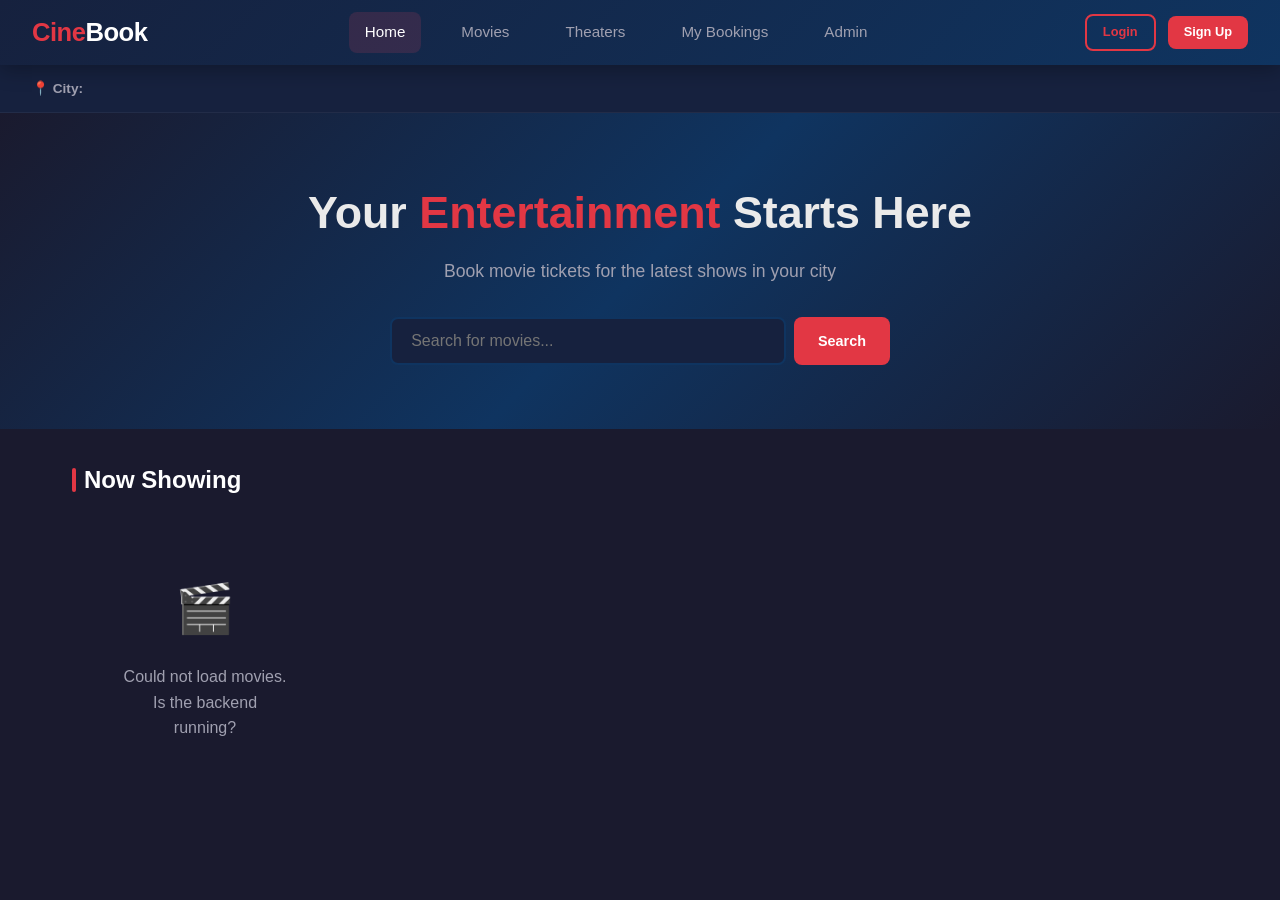
<file: UI/UI/index.html>
<!doctype html>
<html lang="en">
  <head>
    <meta charset="UTF-8" />
    <meta name="viewport" content="width=device-width, initial-scale=1.0" />
    <title>CineBook</title>
    <link rel="stylesheet" href="css/style.css" />
  </head>
  <body>
    <!-- NAVBAR -->
    <nav class="navbar">
      <a href="index.html" class="logo">Cine<span>Book</span></a>
      <div class="nav-links">
        <a href="index.html" class="active">Home</a>
        <a href="pages/movies.html">Movies</a>
        <a href="pages/theaters.html">Theaters</a>
        <a href="pages/bookings.html">My Bookings</a>
        <a href="pages/admin.html">Admin</a>
      </div>
      <div class="nav-user" id="nav-user"></div>
    </nav>

    <!-- CITY BAR -->
    <div class="city-bar" id="city-bar">
      <span
        style="color: var(--text-muted); font-size: 0.85rem; font-weight: 600"
        >📍 City:</span
      >
    </div>

    <!-- HERO -->
    <section class="hero">
      <h1>Your <span>Entertainment</span> Starts Here</h1>
      <p>Book movie tickets for the latest shows in your city</p>
      <div class="search-bar">
        <input
          type="text"
          id="search-input"
          placeholder="Search for movies..."
          oninput="searchMovies()"
        />
        <button class="btn btn-primary" onclick="searchMovies()">Search</button>
      </div>
    </section>

    <!-- MOVIES SECTION -->
    <div class="container">
      <h2 class="section-title">Now Showing</h2>
      <div class="grid grid-4" id="movies-grid"></div>
    </div>

    <script src="js/api.js"></script>
    <script src="js/utils.js"></script>
    <script>
      let allMovies = [];

      async function loadCities() {
        try {
          const cities = await CityAPI.getAll();
          const bar = document.getElementById("city-bar");
          cities.forEach((city, i) => {
            const chip = document.createElement("button");
            chip.className = "city-chip" + (i === 0 ? " active" : "");
            chip.textContent = city.name;
            chip.onclick = () => {
              document
                .querySelectorAll(".city-chip")
                .forEach((c) => c.classList.remove("active"));
              chip.classList.add("active");
              showToast(`City: ${city.name}`, "info");
            };
            bar.appendChild(chip);
          });
        } catch (e) {
          console.log("No cities loaded yet");
        }
      }

      async function loadMovies() {
        showLoading("movies-grid");
        try {
          allMovies = await MovieAPI.getAll();
          renderMovies(allMovies);
        } catch (e) {
          showEmpty(
            "movies-grid",
            "Could not load movies. Is the backend running?",
          );
        }
      }

      function renderMovies(movies) {
        const grid = document.getElementById("movies-grid");
        if (movies.length === 0) {
          showEmpty("movies-grid", "No movies found");
          return;
        }
        grid.innerHTML = movies
          .map(
            (m) => `
                <a href="pages/movie-detail.html?id=${m.id}" class="card">
                    <div class="card-img" style="display:flex;align-items:center;justify-content:center;font-size:4rem;background:linear-gradient(135deg, #1a1a2e, #16213e);">
                        <img src="${m.posterUrl || "assets/default-movie.png"}" alt="${m.title}" style="max-width:100%; max-height:100%; border-radius:4px;" />
                    </div>
                    <div class="card-body">
                        <h3>${m.title}</h3>
                        <p>${m.description || ""}</p>
                        <div style="margin-top:0.5rem; display:flex; gap:0.4rem; flex-wrap:wrap;">
                            ${m.genre ? `<span class="badge badge-genre">${m.genre}</span>` : ""}
                            ${m.language ? `<span class="badge badge-lang">${m.language}</span>` : ""}
                            ${m.rating ? `<span class="badge badge-rating">⭐ ${m.rating}</span>` : ""}
                        </div>
                    </div>
                    <div class="card-footer">
                        <span style="font-size:0.8rem;color:var(--text-muted);">${m.durationMinutes ? m.durationMinutes + " min" : ""}</span>
                        <span class="btn btn-sm btn-primary">Book Now</span>
                    </div>
                </a>
            `,
          )
          .join("");
      }

      function searchMovies() {
        const q = document
          .getElementById("search-input")
          .value.toLowerCase()
          .trim();
        if (!q) {
          renderMovies(allMovies);
          return;
        }
        const filtered = allMovies.filter(
          (m) =>
            m.title.toLowerCase().includes(q) ||
            (m.genre && m.genre.toLowerCase().includes(q)) ||
            (m.language && m.language.toLowerCase().includes(q)),
        );
        renderMovies(filtered);
      }

      loadCities();
      loadMovies();
    </script>
  </body>
</html>
</file>
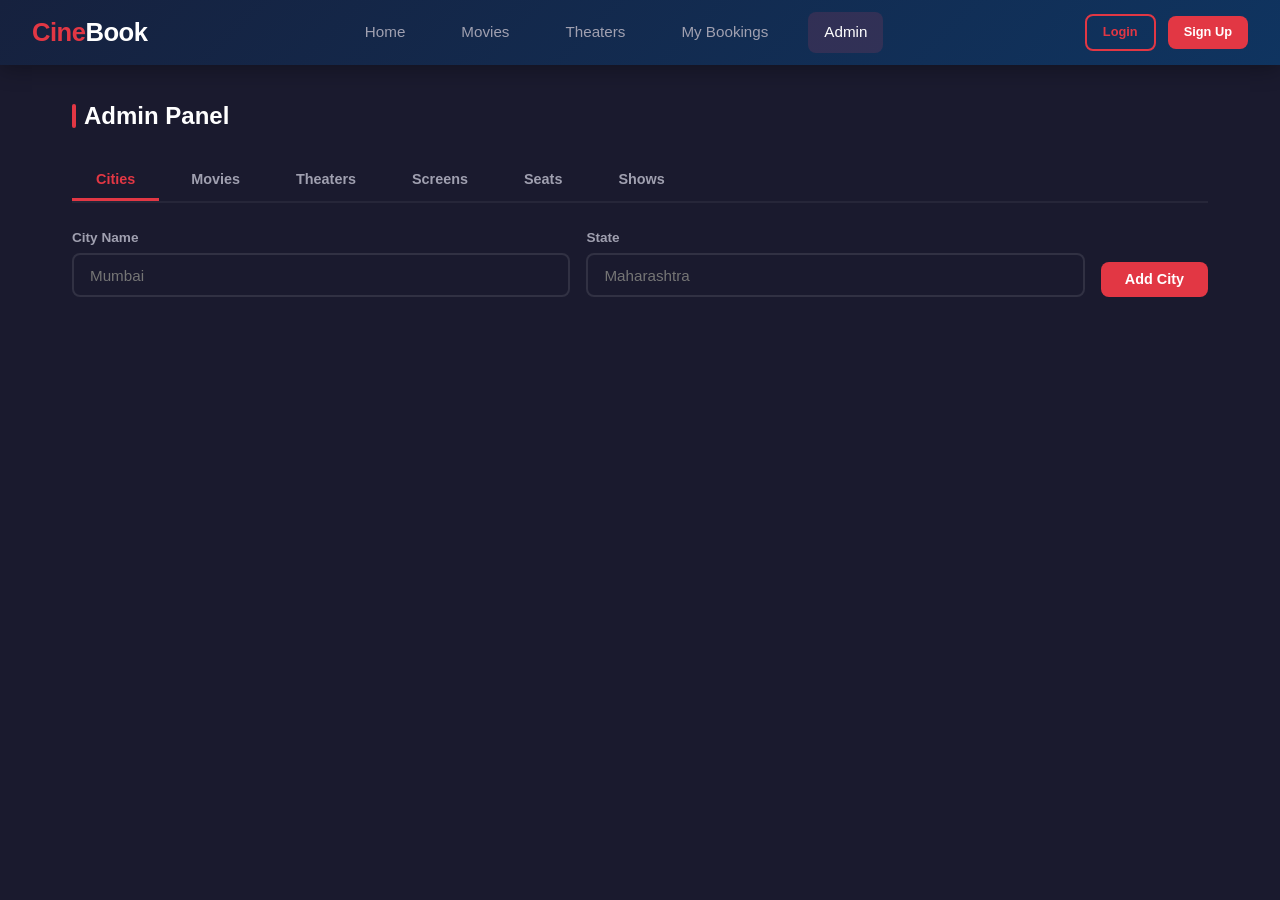
<file: UI/UI/pages/admin.html>
<!DOCTYPE html>
<html lang="en">
<head>
    <meta charset="UTF-8">
    <meta name="viewport" content="width=device-width, initial-scale=1.0">
    <title>Admin - CineBook</title>
    <link rel="stylesheet" href="../css/style.css">
</head>
<body>

    <nav class="navbar">
        <a href="../index.html" class="logo">Cine<span>Book</span></a>
        <div class="nav-links">
            <a href="../index.html">Home</a>
            <a href="movies.html">Movies</a>
            <a href="theaters.html">Theaters</a>
            <a href="bookings.html">My Bookings</a>
            <a href="admin.html" class="active">Admin</a>
        </div>
        <div class="nav-user" id="nav-user"></div>
    </nav>

    <div class="container">
        <h2 class="section-title">Admin Panel</h2>

        <!-- TABS -->
        <div class="tabs">
            <button class="tab active" onclick="switchTab('cities', this)">Cities</button>
            <button class="tab" onclick="switchTab('movies', this)">Movies</button>
            <button class="tab" onclick="switchTab('theaters', this)">Theaters</button>
            <button class="tab" onclick="switchTab('screens', this)">Screens</button>
            <button class="tab" onclick="switchTab('seats', this)">Seats</button>
            <button class="tab" onclick="switchTab('shows', this)">Shows</button>
        </div>

        <!-- ===== CITIES TAB ===== -->
        <div id="tab-cities" class="tab-content">
            <div style="display:flex; gap:1rem; margin-bottom:1.5rem; flex-wrap:wrap; align-items:flex-end;">
                <div class="form-group" style="flex:1;min-width:150px;margin:0;">
                    <label>City Name</label>
                    <input type="text" id="city-name" placeholder="Mumbai">
                </div>
                <div class="form-group" style="flex:1;min-width:150px;margin:0;">
                    <label>State</label>
                    <input type="text" id="city-state" placeholder="Maharashtra">
                </div>
                <button class="btn btn-primary" onclick="addCity()">Add City</button>
            </div>
            <div id="cities-table"></div>
        </div>

        <!-- ===== MOVIES TAB ===== -->
        <div id="tab-movies" class="tab-content" style="display:none;">
            <div style="display:flex; gap:1rem; margin-bottom:1.5rem; flex-wrap:wrap; align-items:flex-end;">
                <div class="form-group" style="flex:1;min-width:150px;margin:0;">
                    <label>Title</label>
                    <input type="text" id="movie-title" placeholder="Movie title">
                </div>
                <div class="form-group" style="flex:1;min-width:150px;margin:0;">
                    <label>Genre</label>
                    <input type="text" id="movie-genre" placeholder="Action">
                </div>
                <div class="form-group" style="flex:1;min-width:100px;margin:0;">
                    <label>Language</label>
                    <input type="text" id="movie-language" placeholder="Hindi">
                </div>
                <div class="form-group" style="flex:1;min-width:80px;margin:0;">
                    <label>Duration (min)</label>
                    <input type="number" id="movie-duration" placeholder="150">
                </div>
                <div class="form-group" style="flex:1;min-width:80px;margin:0;">
                    <label>Rating</label>
                    <input type="number" step="0.1" id="movie-rating" placeholder="8.5">
                </div>
                <div class="form-group" style="flex:1;min-width:120px;margin:0;">
                    <label>Release Date</label>
                    <input type="date" id="movie-release">
                </div>
            </div>

            <!-- Movie Poster URL -->
            <div class="form-group" style="margin-bottom:1rem;">
                <label>Poster Image URL</label>
                <input type="url" id="movie-poster"
                       placeholder="Paste direct movie poster image URL">
            </div>

            <!-- Movie Description -->
            <div class="form-group" style="margin-bottom:1rem;">
                <label>Description</label>
                <input type="text" id="movie-desc" placeholder="Short description">
            </div>
            <button class="btn btn-primary" onclick="addMovie()" style="margin-bottom:1.5rem;">Add Movie</button>
            <div id="movies-table"></div>
        </div>

        <!-- ===== THEATERS TAB ===== -->
        <div id="tab-theaters" class="tab-content" style="display:none;">
            <div style="display:flex; gap:1rem; margin-bottom:1.5rem; flex-wrap:wrap; align-items:flex-end;">
                <div class="form-group" style="flex:1;min-width:150px;margin:0;">
                    <label>Theater Name</label>
                    <input type="text" id="theater-name" placeholder="PVR Cinemas">
                </div>
                <div class="form-group" style="flex:1;min-width:150px;margin:0;">
                    <label>Address</label>
                    <input type="text" id="theater-address" placeholder="Mall Road">
                </div>
                <div class="form-group" style="flex:1;min-width:120px;margin:0;">
                    <label>City</label>
                    <select id="theater-city"></select>
                </div>
                <button class="btn btn-primary" onclick="addTheater()">Add Theater</button>
            </div>
            <div id="theaters-table"></div>
        </div>

        <!-- ===== SCREENS TAB ===== -->
        <div id="tab-screens" class="tab-content" style="display:none;">
            <div style="display:flex; gap:1rem; margin-bottom:1.5rem; flex-wrap:wrap; align-items:flex-end;">
                <div class="form-group" style="flex:1;min-width:150px;margin:0;">
                    <label>Screen Name</label>
                    <input type="text" id="screen-name" placeholder="Screen 1">
                </div>
                <div class="form-group" style="flex:1;min-width:100px;margin:0;">
                    <label>Total Seats</label>
                    <input type="number" id="screen-seats" placeholder="100">
                </div>
                <div class="form-group" style="flex:1;min-width:150px;margin:0;">
                    <label>Theater</label>
                    <select id="screen-theater"></select>
                </div>
                <button class="btn btn-primary" onclick="addScreen()">Add Screen</button>
            </div>
            <div id="screens-table"></div>
        </div>

        <!-- ===== SEATS TAB ===== -->
        <div id="tab-seats" class="tab-content" style="display:none;">
            <div style="display:flex; gap:1rem; margin-bottom:1rem; flex-wrap:wrap; align-items:flex-end;">
                <div class="form-group" style="flex:1;min-width:120px;margin:0;">
                    <label>Screen</label>
                    <select id="seat-screen" onchange="loadSeatsForScreen()"></select>
                </div>
                <div class="form-group" style="flex:1;min-width:80px;margin:0;">
                    <label>Row (e.g. A)</label>
                    <input type="text" id="seat-row" placeholder="A" maxlength="2">
                </div>
                <div class="form-group" style="flex:1;min-width:60px;margin:0;">
                    <label>From Col</label>
                    <input type="number" id="seat-col-from" placeholder="1" min="1">
                </div>
                <div class="form-group" style="flex:1;min-width:60px;margin:0;">
                    <label>To Col</label>
                    <input type="number" id="seat-col-to" placeholder="10" min="1">
                </div>
                <div class="form-group" style="flex:1;min-width:100px;margin:0;">
                    <label>Type</label>
                    <select id="seat-type">
                        <option value="REGULAR">REGULAR</option>
                        <option value="PREMIUM">PREMIUM</option>
                        <option value="VIP">VIP</option>
                    </select>
                </div>
                <button class="btn btn-primary" onclick="addSeats()">Add Seats</button>
            </div>
            <p style="color:var(--text-muted);font-size:0.8rem;margin-bottom:1rem;">💡 This will create seats from col "From" to col "To" for the given row (e.g. A1, A2...A10)</p>
            <div id="seats-table"></div>
        </div>

        <!-- ===== SHOWS TAB ===== -->
        <div id="tab-shows" class="tab-content" style="display:none;">
            <div style="display:flex; gap:1rem; margin-bottom:1.5rem; flex-wrap:wrap; align-items:flex-end;">
                <div class="form-group" style="flex:1;min-width:150px;margin:0;">
                    <label>Movie</label>
                    <select id="show-movie"></select>
                </div>
                <div class="form-group" style="flex:1;min-width:150px;margin:0;">
                    <label>Screen</label>
                    <select id="show-screen"></select>
                </div>
                <div class="form-group" style="flex:1;min-width:120px;margin:0;">
                    <label>Date</label>
                    <input type="date" id="show-date">
                </div>
                <div class="form-group" style="flex:1;min-width:100px;margin:0;">
                    <label>Start Time</label>
                    <input type="time" id="show-start">
                </div>
                <div class="form-group" style="flex:1;min-width:100px;margin:0;">
                    <label>End Time</label>
                    <input type="time" id="show-end">
                </div>
                <div class="form-group" style="flex:1;min-width:80px;margin:0;">
                    <label>Ticket Price (₹)</label>
                    <input type="number" id="show-price" placeholder="250">
                </div>
                <button class="btn btn-primary" onclick="addShow()">Add Show</button>
            </div>
            <div id="shows-table"></div>
        </div>
    </div>

    <script src="../js/api.js"></script>
    <script src="../js/utils.js"></script>
    <script>
        // ===== TAB SWITCHING =====
        function switchTab(tab, el) {
            document.querySelectorAll('.tab-content').forEach(t => t.style.display = 'none');
            document.querySelectorAll('.tab').forEach(t => t.classList.remove('active'));
            document.getElementById('tab-' + tab).style.display = 'block';
            el.classList.add('active');
        }

        // ===== CITIES =====
        async function loadCities() {
            try {
                const cities = await CityAPI.getAll();
                // table
                let html = '<table class="data-table"><thead><tr><th>ID</th><th>Name</th><th>State</th></tr></thead><tbody>';
                cities.forEach(c => html += `<tr><td>${c.id}</td><td>${c.name}</td><td>${c.state || ''}</td></tr>`);
                html += '</tbody></table>';
                document.getElementById('cities-table').innerHTML = cities.length ? html : '<div class="empty-state"><p>No cities added yet</p></div>';

                // dropdowns
                const theaterCity = document.getElementById('theater-city');
                if (theaterCity) {
                    theaterCity.innerHTML = '<option value="">Select City</option>' + cities.map(c => `<option value="${c.id}">${c.name}</option>`).join('');
                }
            } catch (e) { console.log('Error loading cities'); }
        }

        async function addCity() {
            const name = document.getElementById('city-name').value.trim();
            const state = document.getElementById('city-state').value.trim();
            if (!name) { showToast('Please enter city name', 'error'); return; }
            try {
                await CityAPI.add({ name, state });
                showToast('City added!', 'success');
                document.getElementById('city-name').value = '';
                document.getElementById('city-state').value = '';
                loadCities();
            } catch (e) { showToast(e.message, 'error'); }
        }

        // ===== MOVIES =====
        async function loadMovies() {
            try {
                const movies = await MovieAPI.getAll();
                let html = '<table class="data-table"><thead><tr><th>ID</th><th>Title</th><th>Genre</th><th>Language</th><th>Duration</th><th>Rating</th><th>Actions</th></tr></thead><tbody>';
                movies.forEach(m => html += `<tr>
                    <td>${m.id}</td><td>${m.title}</td><td>${m.genre || ''}</td>
                    <td>${m.language || ''}</td><td>${m.durationMinutes || ''} min</td>
                    <td>${m.rating || ''}</td>
                    <td><button class="btn btn-sm btn-danger" onclick="deleteMovie(${m.id})">Delete</button></td>
                </tr>`);
                html += '</tbody></table>';
                document.getElementById('movies-table').innerHTML = movies.length ? html : '<div class="empty-state"><p>No movies added yet</p></div>';

                // dropdown for shows
                const showMovie = document.getElementById('show-movie');
                if (showMovie) {
                    showMovie.innerHTML = '<option value="">Select Movie</option>' + movies.map(m => `<option value="${m.id}">${m.title}</option>`).join('');
                }
            } catch (e) { console.log('Error loading movies'); }
        }

        async function addMovie() {
            const data = {
                title: document.getElementById('movie-title').value.trim(),
                genre: document.getElementById('movie-genre').value.trim(),
                language: document.getElementById('movie-language').value.trim(),
                durationMinutes: parseInt(document.getElementById('movie-duration').value) || null,
                rating: parseFloat(document.getElementById('movie-rating').value) || null,
                posterUrl: document.getElementById('movie-poster').value.trim() || null,
                releaseDate: document.getElementById('movie-release').value || null,
                description: document.getElementById('movie-desc').value.trim()
            };
            if (!data.title) { showToast('Please enter movie title', 'error'); return; }
            try {
                await MovieAPI.add(data);
                showToast('Movie added!', 'success');
                ['movie-title','movie-genre','movie-language','movie-duration','movie-rating','movie-poster','movie-release','movie-desc']
                    .forEach(id => document.getElementById(id).value = '');
                loadMovies();
            } catch (e) { showToast(e.message, 'error'); }
        }

        async function deleteMovie(id) {
            if (!confirm('Delete this movie?')) return;
            try {
                await MovieAPI.delete(id);
                showToast('Movie deleted', 'success');
                loadMovies();
            } catch (e) { showToast(e.message, 'error'); }
        }

        // ===== THEATERS =====
        async function loadTheaters() {
            try {
                const theaters = await TheaterAPI.getAll();
                let html = '<table class="data-table"><thead><tr><th>ID</th><th>Name</th><th>Address</th><th>City</th></tr></thead><tbody>';
                theaters.forEach(t => html += `<tr><td>${t.id}</td><td>${t.name}</td><td>${t.address || ''}</td><td>${t.city?.name || ''}</td></tr>`);
                html += '</tbody></table>';
                document.getElementById('theaters-table').innerHTML = theaters.length ? html : '<div class="empty-state"><p>No theaters added yet</p></div>';

                // dropdown for screens
                const screenTheater = document.getElementById('screen-theater');
                if (screenTheater) {
                    screenTheater.innerHTML = '<option value="">Select Theater</option>' + theaters.map(t => `<option value="${t.id}">${t.name} (${t.city?.name || ''})</option>`).join('');
                }
            } catch (e) { console.log('Error loading theaters'); }
        }

        async function addTheater() {
            const data = {
                name: document.getElementById('theater-name').value.trim(),
                address: document.getElementById('theater-address').value.trim(),
                cityId: parseInt(document.getElementById('theater-city').value)
            };
            if (!data.name || !data.cityId) { showToast('Fill theater name and city', 'error'); return; }
            try {
                await TheaterAPI.add(data);
                showToast('Theater added!', 'success');
                document.getElementById('theater-name').value = '';
                document.getElementById('theater-address').value = '';
                loadTheaters();
            } catch (e) { showToast(e.message, 'error'); }
        }

        // ===== SCREENS =====
        async function loadScreens() {
            try {
                const screens = await ScreenAPI.getAll();
                let html = '<table class="data-table"><thead><tr><th>ID</th><th>Name</th><th>Seats</th><th>Theater</th></tr></thead><tbody>';
                screens.forEach(s => html += `<tr><td>${s.id}</td><td>${s.name}</td><td>${s.totalSeats || ''}</td><td>${s.theater?.name || ''}</td></tr>`);
                html += '</tbody></table>';
                document.getElementById('screens-table').innerHTML = screens.length ? html : '<div class="empty-state"><p>No screens added yet</p></div>';

                // dropdowns
                const opts = '<option value="">Select Screen</option>' + screens.map(s => `<option value="${s.id}">${s.name} — ${s.theater?.name || ''}</option>`).join('');
                ['seat-screen', 'show-screen'].forEach(id => {
                    const el = document.getElementById(id);
                    if (el) el.innerHTML = opts;
                });
            } catch (e) { console.log('Error loading screens'); }
        }

        async function addScreen() {
            const data = {
                name: document.getElementById('screen-name').value.trim(),
                totalSeats: parseInt(document.getElementById('screen-seats').value) || null,
                theaterId: parseInt(document.getElementById('screen-theater').value)
            };
            if (!data.name || !data.theaterId) { showToast('Fill screen name and theater', 'error'); return; }
            try {
                await ScreenAPI.add(data);
                showToast('Screen added!', 'success');
                document.getElementById('screen-name').value = '';
                document.getElementById('screen-seats').value = '';
                loadScreens();
            } catch (e) { showToast(e.message, 'error'); }
        }

        // ===== SEATS =====
        async function loadSeatsForScreen() {
            const screenId = document.getElementById('seat-screen').value;
            if (!screenId) { document.getElementById('seats-table').innerHTML = ''; return; }
            try {
                const seats = await SeatAPI.getByScreen(screenId);
                let html = '<table class="data-table"><thead><tr><th>ID</th><th>Seat #</th><th>Row</th><th>Col</th><th>Type</th></tr></thead><tbody>';
                seats.forEach(s => html += `<tr><td>${s.id}</td><td>${s.seatNumber}</td><td>${s.row || ''}</td><td>${s.col || ''}</td><td>${s.seatType || ''}</td></tr>`);
                html += '</tbody></table>';
                document.getElementById('seats-table').innerHTML = seats.length ? html : '<div class="empty-state"><p>No seats for this screen</p></div>';
            } catch (e) { document.getElementById('seats-table').innerHTML = ''; }
        }

        async function addSeats() {
            const screenId = parseInt(document.getElementById('seat-screen').value);
            const row = document.getElementById('seat-row').value.trim().toUpperCase();
            const from = parseInt(document.getElementById('seat-col-from').value);
            const to = parseInt(document.getElementById('seat-col-to').value);
            const seatType = document.getElementById('seat-type').value;

            if (!screenId || !row || !from || !to) { showToast('Fill all seat fields', 'error'); return; }
            if (from > to) { showToast('From col must be <= To col', 'error'); return; }

            try {
                for (let col = from; col <= to; col++) {
                    await SeatAPI.add({
                        seatNumber: row + col,
                        row: row,
                        col: col,
                        seatType: seatType,
                        screenId: screenId
                    });
                }
                showToast(`Added seats ${row}${from} to ${row}${to}!`, 'success');
                loadSeatsForScreen();
            } catch (e) { showToast(e.message, 'error'); }
        }

        // ===== SHOWS =====
        async function loadShows() {
            try {
                const shows = await ShowAPI.getAll();
                let html = '<table class="data-table"><thead><tr><th>ID</th><th>Movie</th><th>Screen</th><th>Date</th><th>Time</th><th>Price</th></tr></thead><tbody>';
                shows.forEach(s => html += `<tr><td>${s.id}</td><td>${s.movie?.title || ''}</td><td>${s.screen?.name || ''} (${s.screen?.theater?.name || ''})</td><td>${s.showDate}</td><td>${s.startTime}-${s.endTime || ''}</td><td>₹${s.ticketPrice || 0}</td></tr>`);
                html += '</tbody></table>';
                document.getElementById('shows-table').innerHTML = shows.length ? html : '<div class="empty-state"><p>No shows added yet</p></div>';
            } catch (e) { console.log('Error loading shows'); }
        }

        async function addShow() {
            const data = {
                movieId: parseInt(document.getElementById('show-movie').value),
                screenId: parseInt(document.getElementById('show-screen').value),
                showDate: document.getElementById('show-date').value,
                startTime: document.getElementById('show-start').value,
                endTime: document.getElementById('show-end').value || null,
                ticketPrice: parseFloat(document.getElementById('show-price').value) || 0
            };
            if (!data.movieId || !data.screenId || !data.showDate || !data.startTime) {
                showToast('Fill movie, screen, date and start time', 'error'); return;
            }
            try {
                await ShowAPI.add(data);
                showToast('Show added!', 'success');
                ['show-date','show-start','show-end','show-price'].forEach(id => document.getElementById(id).value = '');
                loadShows();
            } catch (e) { showToast(e.message, 'error'); }
        }

        // ===== INIT =====
        async function init() {
            await Promise.all([loadCities(), loadMovies(), loadTheaters(), loadScreens(), loadShows()]);
        }
        init();
    </script>
</body>
</html>
</file>
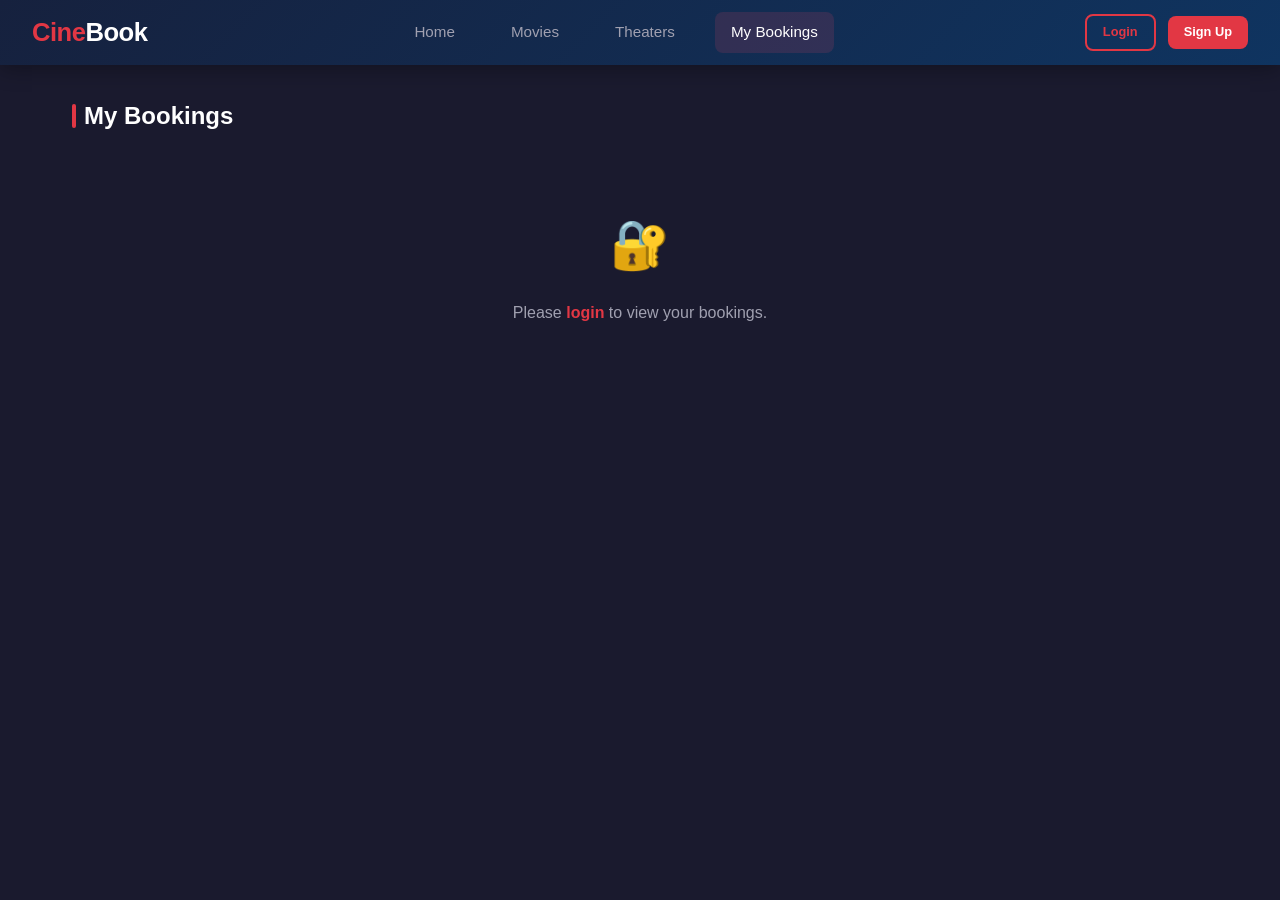
<file: UI/UI/pages/bookings.html>
<!DOCTYPE html>
<html lang="en">
<head>
    <meta charset="UTF-8">
    <meta name="viewport" content="width=device-width, initial-scale=1.0">
    <title>My Bookings - CineBook</title>
    <link rel="stylesheet" href="../css/style.css">
</head>
<body>

    <nav class="navbar">
        <a href="../index.html" class="logo">Cine<span>Book</span></a>
        <div class="nav-links">
            <a href="../index.html">Home</a>
            <a href="movies.html">Movies</a>
            <a href="theaters.html">Theaters</a>
            <a href="bookings.html" class="active">My Bookings</a>
        </div>
        <div class="nav-user" id="nav-user"></div>
    </nav>

    <div class="container">
        <h2 class="section-title">My Bookings</h2>
        <div id="bookings-list" style="display:flex; flex-direction:column; gap:1rem;"></div>
    </div>

    <script src="../js/api.js"></script>
    <script src="../js/utils.js"></script>
    <script>
        async function loadBookings() {
            const user = getLoggedInUser();
            if (!user) {
                document.getElementById('bookings-list').innerHTML = `
                    <div class="empty-state">
                        <div class="icon">🔐</div>
                        <p>Please <a href="login.html" style="color:var(--primary);font-weight:700;">login</a> to view your bookings.</p>
                    </div>`;
                return;
            }

            showLoading('bookings-list');
            try {
                const bookings = await BookingAPI.getByUser(user.id);
                if (bookings.length === 0) {
                    showEmpty('bookings-list', 'No bookings yet. Go book some movies! 🎬');
                    return;
                }

                document.getElementById('bookings-list').innerHTML = bookings.map(b => `
                    <div class="card" style="border: ${b.status === 'CANCELLED' ? '1px solid rgba(233,69,96,0.3)' : '1px solid rgba(46,204,113,0.3)'};">
                        <div class="card-body" style="display:flex; justify-content:space-between; align-items:flex-start; flex-wrap:wrap; gap:1rem;">
                            <div>
                                <h3 style="margin-bottom:0.3rem;">🎬 ${b.show?.movie?.title || 'Movie'}</h3>
                                <p style="color:var(--text-muted); font-size:0.85rem;">
                                    🏛️ ${b.show?.screen?.theater?.name || ''} — ${b.show?.screen?.name || ''}<br>
                                    📅 ${b.show?.showDate || ''} &nbsp; 🕐 ${b.show?.startTime || ''}<br>
                                    💺 Seats: ${b.seats ? b.seats.map(s => s.seatNumber).join(', ') : 'N/A'}<br>
                                    🕑 Booked: ${b.bookedAt ? new Date(b.bookedAt).toLocaleString() : ''}
                                </p>
                            </div>
                            <div style="text-align:right;">
                                <div style="font-size:1.3rem; font-weight:700; color:${b.status === 'CANCELLED' ? 'var(--accent)' : 'var(--success)'};">
                                    ₹${b.totalPrice || 0}
                                </div>
                                <span class="badge" style="background:${b.status === 'CANCELLED' ? 'rgba(233,69,96,0.2);color:var(--accent)' : 'rgba(46,204,113,0.2);color:var(--success)'};">
                                    ${b.status}
                                </span>
                                ${b.status === 'CONFIRMED' ? `
                                    <br><button class="btn btn-sm btn-danger" style="margin-top:0.5rem;" onclick="cancelBooking(${b.id})">Cancel</button>
                                ` : ''}
                            </div>
                        </div>
                    </div>
                `).join('');
            } catch (e) {
                showEmpty('bookings-list', 'Could not load bookings');
            }
        }

        async function cancelBooking(id) {
            if (!confirm('Are you sure you want to cancel this booking?')) return;
            try {
                await BookingAPI.cancel(id);
                showToast('Booking cancelled', 'success');
                loadBookings();
            } catch (e) {
                showToast(e.message, 'error');
            }
        }

        loadBookings();
    </script>
</body>
</html>
</file>
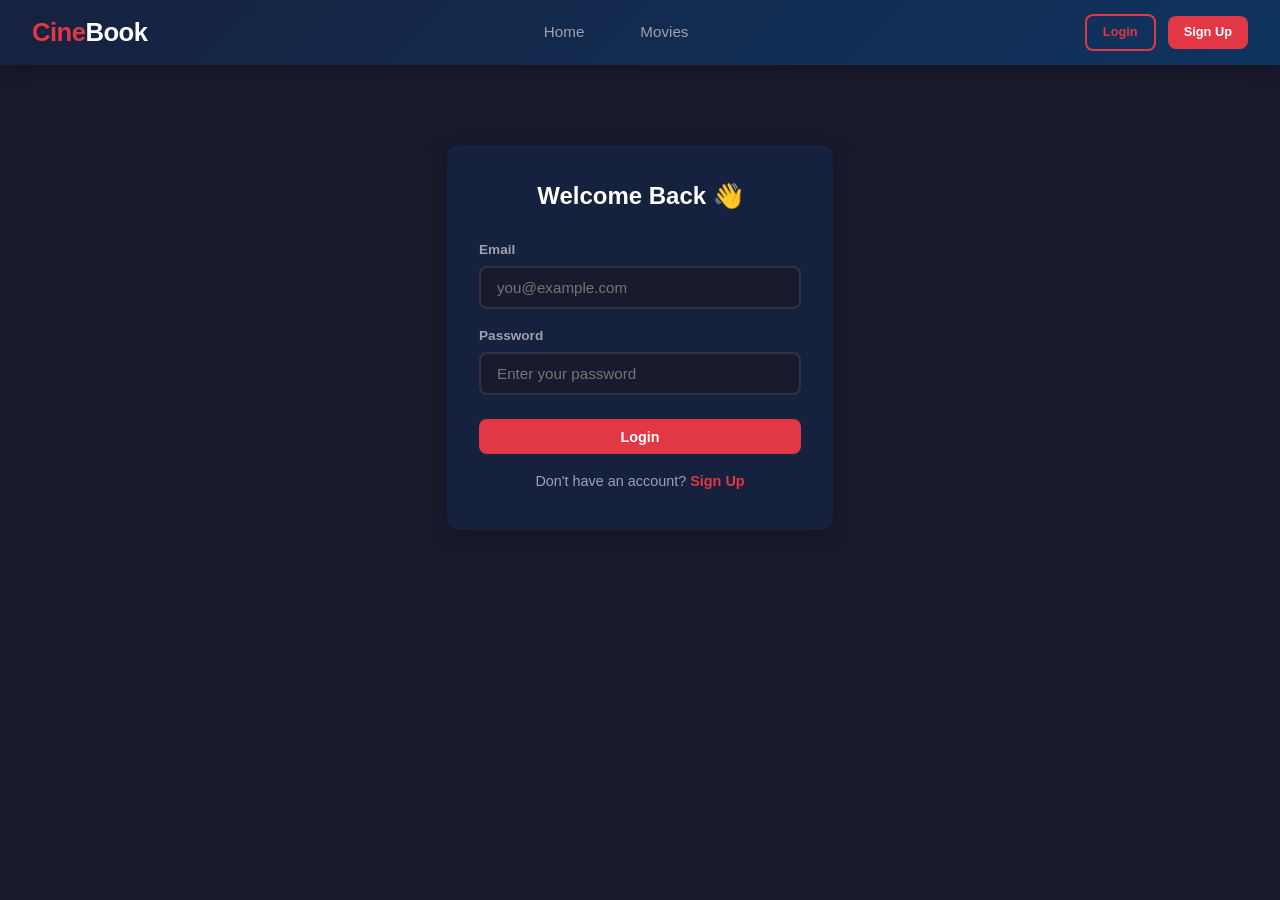
<file: UI/UI/pages/login.html>
<!DOCTYPE html>
<html lang="en">
<head>
    <meta charset="UTF-8">
    <meta name="viewport" content="width=device-width, initial-scale=1.0">
    <title>Login - CineBook</title>
    <link rel="stylesheet" href="../css/style.css">
</head>
<body>

    <nav class="navbar">
        <a href="../index.html" class="logo">Cine<span>Book</span></a>
        <div class="nav-links">
            <a href="../index.html">Home</a>
            <a href="movies.html">Movies</a>
        </div>
        <div class="nav-user" id="nav-user"></div>
    </nav>

    <div class="container" style="max-width: 450px; margin-top: 3rem;">
        <div class="card" style="border:none;">
            <div class="card-body" style="padding: 2rem;">
                <h2 style="text-align:center; margin-bottom: 1.5rem; color: var(--white);">Welcome Back 👋</h2>
                <form id="login-form" onsubmit="handleLogin(event)">
                    <div class="form-group">
                        <label>Email</label>
                        <input type="email" id="email" placeholder="you@example.com" required>
                    </div>
                    <div class="form-group">
                        <label>Password</label>
                        <input type="password" id="password" placeholder="Enter your password" required>
                    </div>
                    <button type="submit" class="btn btn-primary btn-block" style="margin-top: 0.5rem;">Login</button>
                </form>
                <p style="text-align: center; margin-top: 1rem; color: var(--text-muted); font-size: 0.9rem;">
                    Don't have an account? <a href="register.html" style="color: var(--primary); font-weight:600;">Sign Up</a>
                </p>
            </div>
        </div>
    </div>

    <script src="../js/api.js"></script>
    <script src="../js/utils.js"></script>
    <script>
        async function handleLogin(e) {
            e.preventDefault();
            const data = {
                email: document.getElementById('email').value,
                password: document.getElementById('password').value
            };
            try {
                const user = await UserAPI.login(data);
                setLoggedInUser(user);
                showToast(`Welcome back, ${user.name}!`, 'success');
                setTimeout(() => window.location.href = '../index.html', 1000);
            } catch (err) {
                showToast(err.message, 'error');
            }
        }
    </script>
</body>
</html>
</file>
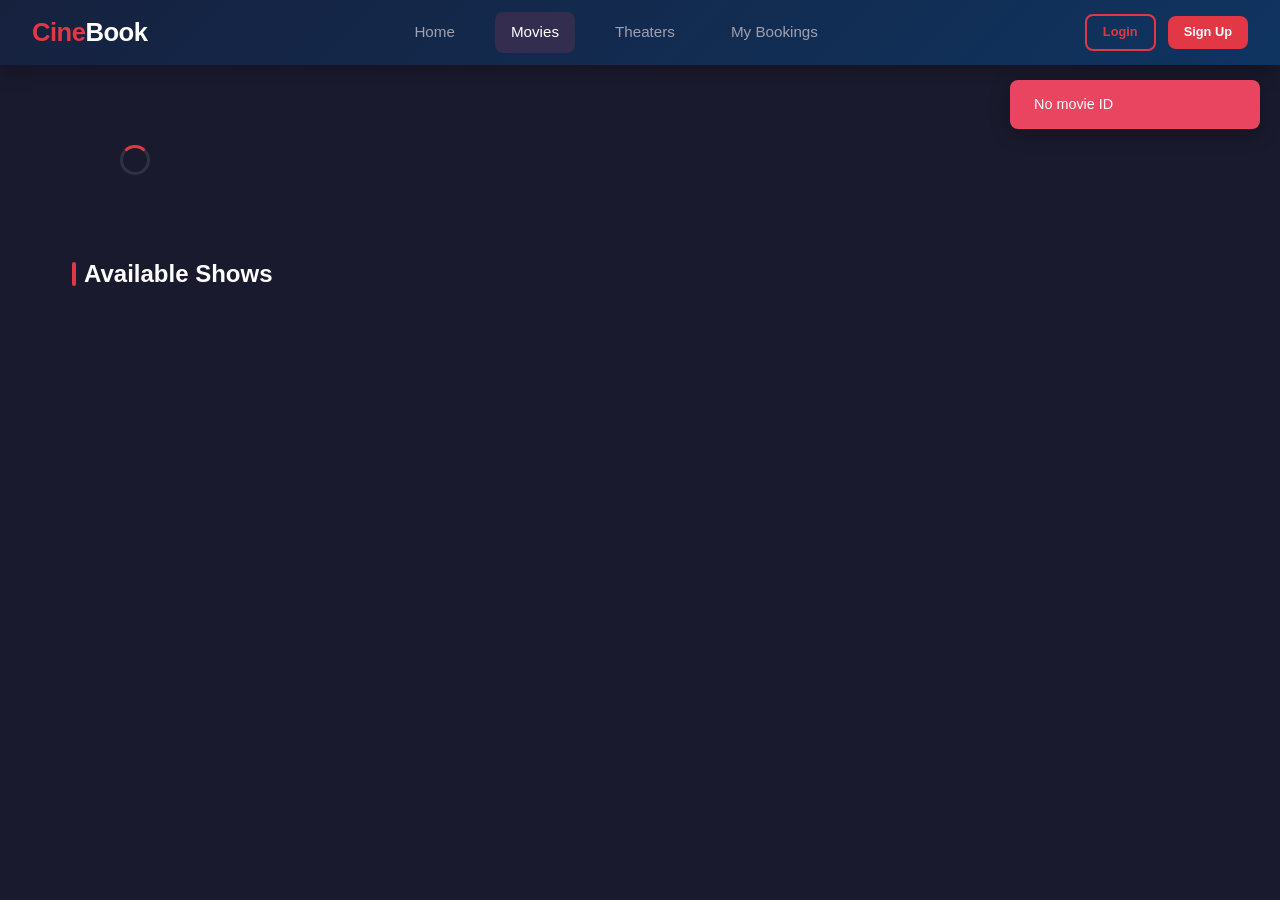
<file: UI/UI/pages/movie-detail.html>
<!DOCTYPE html>
<html lang="en">
<head>
    <meta charset="UTF-8">
    <meta name="viewport" content="width=device-width, initial-scale=1.0">
    <title>Movie - CineBook</title>
    <link rel="stylesheet" href="../css/style.css">
</head>
<body>

    <nav class="navbar">
        <a href="../index.html" class="logo">Cine<span>Book</span></a>
        <div class="nav-links">
            <a href="../index.html">Home</a>
            <a href="movies.html" class="active">Movies</a>
            <a href="theaters.html">Theaters</a>
            <a href="bookings.html">My Bookings</a>
        </div>
        <div class="nav-user" id="nav-user"></div>
    </nav>

    <div class="container">
        <!-- Movie Info -->
        <div id="movie-detail" style="display:flex; gap:2rem; margin-bottom:2rem; flex-wrap:wrap;">
            <div class="loading-center"><div class="spinner"></div></div>
        </div>

        <!-- Shows -->
        <h2 class="section-title">Available Shows</h2>
        <div id="shows-list" style="display:flex; flex-direction:column; gap:1rem;"></div>
    </div>

    <!-- SEAT SELECTION MODAL -->
    <div class="modal-overlay" id="seat-modal">
        <div class="modal" style="max-width:650px;">
            <button class="modal-close" onclick="closeModal('seat-modal')">&times;</button>
            <h2 id="seat-modal-title">Select Seats</h2>
            <div class="screen-label" style="text-align:center;">SCREEN</div>
            <div style="display:flex; justify-content:center;"><div class="screen-indicator"></div></div>
            <div class="seat-map" id="seat-map"></div>
            <div class="seat-legend">
                <div class="seat-legend-item"><div class="seat-legend-box" style="background:var(--bg-light);border:2px solid rgba(255,255,255,0.15);"></div> Available</div>
                <div class="seat-legend-item"><div class="seat-legend-box" style="background:var(--primary);"></div> Selected</div>
                <div class="seat-legend-item"><div class="seat-legend-box" style="background:rgba(255,255,255,0.05);"></div> Booked</div>
            </div>
            <div class="booking-summary" id="booking-summary" style="margin-top:1.5rem; display:none;">
                <h3>Booking Summary</h3>
                <div id="summary-content"></div>
            </div>
            <button class="btn btn-primary btn-block" style="margin-top:1rem;" id="confirm-btn" onclick="confirmBooking()" disabled>Confirm Booking</button>
        </div>
    </div>

    <script src="../js/api.js"></script>
    <script src="../js/utils.js"></script>
    <script>
        const params = new URLSearchParams(window.location.search);
        const movieId = params.get('id');
        let currentShow = null;
        let selectedSeatIds = [];
        let availableSeats = [];
        let bookedSeatIds = [];

        async function loadMovie() {
            if (!movieId) { showToast('No movie ID', 'error'); return; }
            try {
                const movie = await MovieAPI.getById(movieId);
                document.title = `${movie.title} - CineBook`;
                document.getElementById('movie-detail').innerHTML = `
                    <div style="width:220px; height:320px; border-radius:var(--radius); overflow:hidden; flex-shrink:0; display:flex; align-items:center; justify-content:center; font-size:6rem; background:linear-gradient(135deg, #1a1a2e, #16213e);">
                        🎬
                    </div>
                    <div style="flex:1; min-width:250px;">
                        <h1 style="font-size:2rem; margin-bottom:0.5rem;">${movie.title}</h1>
                        <div style="display:flex; gap:0.5rem; flex-wrap:wrap; margin-bottom:1rem;">
                            ${movie.genre ? `<span class="badge badge-genre">${movie.genre}</span>` : ''}
                            ${movie.language ? `<span class="badge badge-lang">${movie.language}</span>` : ''}
                            ${movie.rating ? `<span class="badge badge-rating">⭐ ${movie.rating}</span>` : ''}
                            ${movie.durationMinutes ? `<span class="badge" style="background:rgba(255,255,255,0.1);color:var(--text-muted);">⏱ ${movie.durationMinutes} min</span>` : ''}
                        </div>
                        <p style="color:var(--text-muted); line-height:1.8; margin-bottom:1rem;">${movie.description || 'No description available.'}</p>
                        ${movie.releaseDate ? `<p style="color:var(--text-muted); font-size:0.9rem;">📅 Release: ${movie.releaseDate}</p>` : ''}
                    </div>
                `;
                loadShows();
            } catch (e) {
                document.getElementById('movie-detail').innerHTML = '<div class="empty-state"><p>Movie not found</p></div>';
            }
        }

        async function loadShows() {
            showLoading('shows-list');
            try {
                const shows = await ShowAPI.getByMovie(movieId);
                if (shows.length === 0) {
                    showEmpty('shows-list', 'No shows available for this movie');
                    return;
                }
                document.getElementById('shows-list').innerHTML = shows.map(s => `
                    <div class="show-card">
                        <div class="show-info">
                            <h4>🎥 ${s.screen?.theater?.name || 'Theater'} - ${s.screen?.name || 'Screen'}</h4>
                            <p>📅 ${s.showDate} &nbsp; 🕐 ${s.startTime}${s.endTime ? ' - ' + s.endTime : ''}</p>
                            <p style="font-size:0.8rem; color:var(--text-muted);">${s.screen?.theater?.city?.name || ''}</p>
                        </div>
                        <div class="show-meta">
                            <div class="price">₹${s.ticketPrice || 0}</div>
                            <button class="btn btn-sm btn-primary" style="margin-top:0.5rem;" onclick='selectShow(${JSON.stringify(s)})'>Select Seats</button>
                        </div>
                    </div>
                `).join('');
            } catch (e) {
                showEmpty('shows-list', 'Could not load shows');
            }
        }

        async function selectShow(show) {
            const user = getLoggedInUser();
            if (!user) {
                showToast('Please login to book tickets', 'error');
                setTimeout(() => window.location.href = 'login.html', 1000);
                return;
            }
            currentShow = show;
            selectedSeatIds = [];
            document.getElementById('seat-modal-title').textContent = `${show.screen?.name || 'Screen'} — ${show.showDate} ${show.startTime}`;
            openModal('seat-modal');
            showLoading('seat-map');

            try {
                // Get all seats for screen + available seats for show
                const [allSeats, available] = await Promise.all([
                    SeatAPI.getByScreen(show.screen.id),
                    BookingAPI.getAvailableSeats(show.id)
                ]);
                availableSeats = available;
                const availableIds = available.map(s => s.id);

                // Group seats by row
                const rows = {};
                allSeats.forEach(seat => {
                    const r = seat.row || seat.seatNumber?.charAt(0) || '?';
                    if (!rows[r]) rows[r] = [];
                    rows[r].push(seat);
                });

                const mapEl = document.getElementById('seat-map');
                mapEl.innerHTML = '';

                Object.keys(rows).sort().forEach(row => {
                    const rowDiv = document.createElement('div');
                    rowDiv.className = 'seat-row';
                    rowDiv.innerHTML = `<div class="seat-row-label">${row}</div>`;

                    rows[row].sort((a, b) => (a.col || 0) - (b.col || 0)).forEach(seat => {
                        const isAvailable = availableIds.includes(seat.id);
                        const seatDiv = document.createElement('div');
                        let typeClass = '';
                        if (seat.seatType === 'VIP') typeClass = ' vip';
                        else if (seat.seatType === 'PREMIUM') typeClass = ' premium';

                        seatDiv.className = `seat ${isAvailable ? 'available' : 'booked'}${typeClass}`;
                        seatDiv.textContent = seat.col || seat.seatNumber;
                        seatDiv.dataset.id = seat.id;

                        if (isAvailable) {
                            seatDiv.onclick = () => toggleSeat(seatDiv, seat);
                        }
                        rowDiv.appendChild(seatDiv);
                    });
                    mapEl.appendChild(rowDiv);
                });

                updateSummary();
            } catch (e) {
                document.getElementById('seat-map').innerHTML = '<div class="empty-state"><p>Could not load seats</p></div>';
            }
        }

        function toggleSeat(el, seat) {
            const idx = selectedSeatIds.indexOf(seat.id);
            if (idx > -1) {
                selectedSeatIds.splice(idx, 1);
                el.classList.remove('selected');
                el.classList.add('available');
            } else {
                selectedSeatIds.push(seat.id);
                el.classList.remove('available');
                el.classList.add('selected');
            }
            updateSummary();
        }

        function updateSummary() {
            const summaryDiv = document.getElementById('booking-summary');
            const contentDiv = document.getElementById('summary-content');
            const confirmBtn = document.getElementById('confirm-btn');

            if (selectedSeatIds.length === 0) {
                summaryDiv.style.display = 'none';
                confirmBtn.disabled = true;
                return;
            }

            summaryDiv.style.display = 'block';
            confirmBtn.disabled = false;
            const price = currentShow.ticketPrice || 0;
            const total = selectedSeatIds.length * price;
            contentDiv.innerHTML = `
                <div class="summary-row"><span>Seats</span><span>${selectedSeatIds.length} selected</span></div>
                <div class="summary-row"><span>Price per ticket</span><span>₹${price}</span></div>
                <div class="summary-row"><span>Total Amount</span><span>₹${total}</span></div>
            `;
        }

        async function confirmBooking() {
            const user = getLoggedInUser();
            if (!user) { showToast('Please login', 'error'); return; }
            if (selectedSeatIds.length === 0) { showToast('Select at least one seat', 'error'); return; }

            try {
                const booking = await BookingAPI.create({
                    userId: user.id,
                    showId: currentShow.id,
                    seatIds: selectedSeatIds
                });
                showToast('🎉 Booking confirmed!', 'success');
                closeModal('seat-modal');
                setTimeout(() => window.location.href = `bookings.html`, 1500);
            } catch (e) {
                showToast(e.message, 'error');
            }
        }

        loadMovie();
    </script>
</body>
</html>
</file>
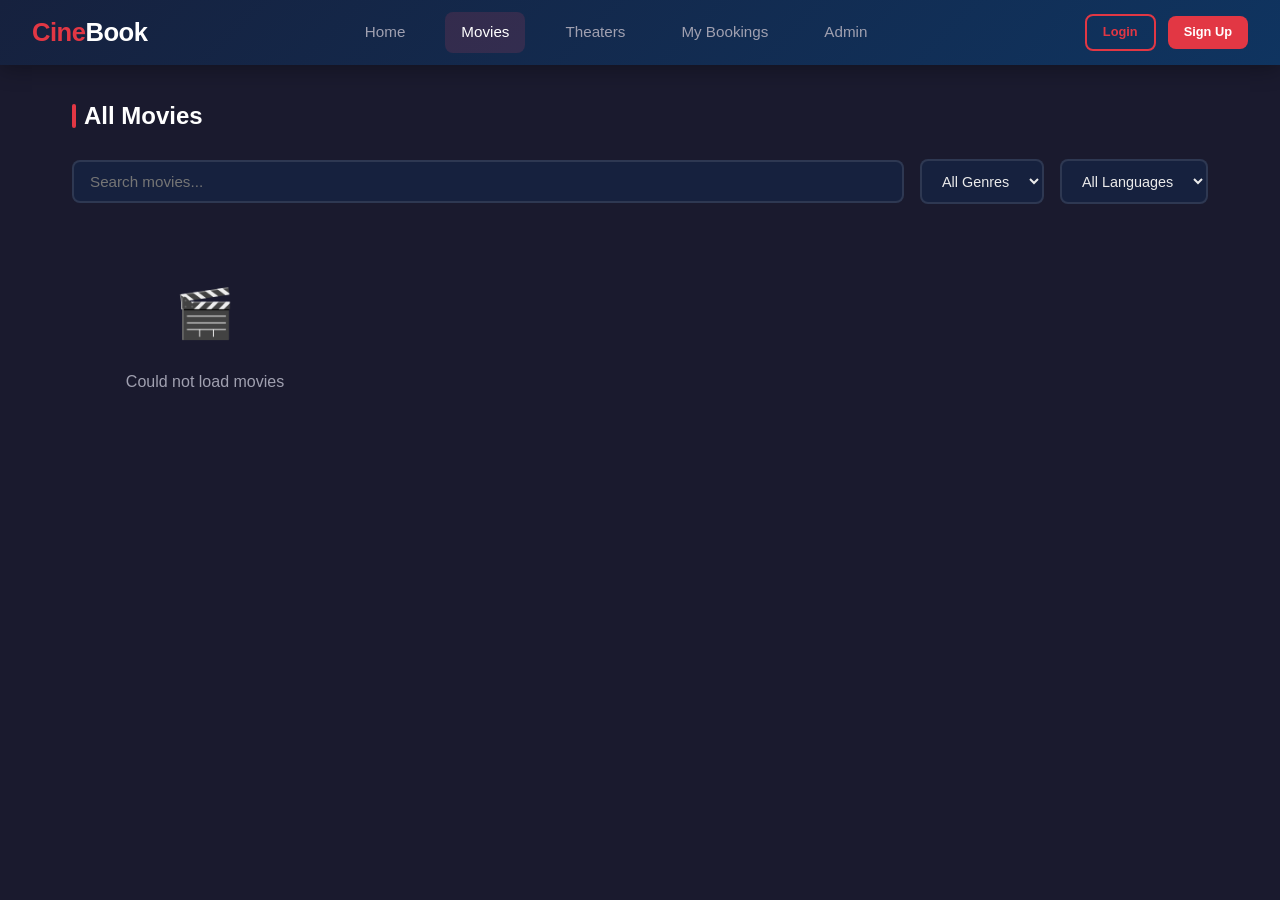
<file: UI/UI/pages/movies.html>
<!doctype html>
<html lang="en">
  <head>
    <meta charset="UTF-8" />
    <meta name="viewport" content="width=device-width, initial-scale=1.0" />
    <title>Movies - CineBook</title>
    <link rel="stylesheet" href="../css/style.css" />
  </head>
  <body>
    <nav class="navbar">
      <a href="../index.html" class="logo">Cine<span>Book</span></a>
      <div class="nav-links">
        <a href="../index.html">Home</a>
        <a href="movies.html" class="active">Movies</a>
        <a href="theaters.html">Theaters</a>
        <a href="bookings.html">My Bookings</a>
        <a href="admin.html">Admin</a>
      </div>
      <div class="nav-user" id="nav-user"></div>
    </nav>

    <div class="container">
      <h2 class="section-title">All Movies</h2>

      <!-- Filters -->
      <div
        style="
          display: flex;
          gap: 1rem;
          margin-bottom: 1.5rem;
          flex-wrap: wrap;
          align-items: center;
        "
      >
        <input
          type="text"
          id="search"
          placeholder="Search movies..."
          style="
            flex: 1;
            min-width: 200px;
            padding: 0.7rem 1rem;
            border-radius: 8px;
            border: 2px solid rgba(255, 255, 255, 0.1);
            background: var(--bg-card);
            color: var(--text);
            font-size: 0.95rem;
            outline: none;
          "
          oninput="filterMovies()"
        />
        <select
          id="genre-filter"
          onchange="filterMovies()"
          style="
            padding: 0.7rem 1rem;
            border-radius: 8px;
            border: 2px solid rgba(255, 255, 255, 0.1);
            background: var(--bg-card);
            color: var(--text);
            font-size: 0.9rem;
            outline: none;
          "
        >
          <option value="">All Genres</option>
        </select>
        <select
          id="lang-filter"
          onchange="filterMovies()"
          style="
            padding: 0.7rem 1rem;
            border-radius: 8px;
            border: 2px solid rgba(255, 255, 255, 0.1);
            background: var(--bg-card);
            color: var(--text);
            font-size: 0.9rem;
            outline: none;
          "
        >
          <option value="">All Languages</option>
        </select>
      </div>

      <div class="grid grid-4" id="movies-grid"></div>
    </div>

    <script src="../js/api.js"></script>
    <script src="../js/utils.js"></script>
    <script>
      let allMovies = [];

      async function loadMovies() {
        showLoading("movies-grid");
        try {
          allMovies = await MovieAPI.getAll();
          renderMovies(allMovies);
          populateFilters();
        } catch (e) {
          showEmpty("movies-grid", "Could not load movies");
        }
      }

      function populateFilters() {
        const genres = [
          ...new Set(allMovies.map((m) => m.genre).filter(Boolean)),
        ];
        const langs = [
          ...new Set(allMovies.map((m) => m.language).filter(Boolean)),
        ];
        const gf = document.getElementById("genre-filter");
        const lf = document.getElementById("lang-filter");
        genres.forEach(
          (g) => (gf.innerHTML += `<option value="${g}">${g}</option>`),
        );
        langs.forEach(
          (l) => (lf.innerHTML += `<option value="${l}">${l}</option>`),
        );
      }

      function filterMovies() {
        const q = document.getElementById("search").value.toLowerCase();
        const genre = document.getElementById("genre-filter").value;
        const lang = document.getElementById("lang-filter").value;
        let filtered = allMovies;
        if (q)
          filtered = filtered.filter((m) => m.title.toLowerCase().includes(q));
        if (genre) filtered = filtered.filter((m) => m.genre === genre);
        if (lang) filtered = filtered.filter((m) => m.language === lang);
        renderMovies(filtered);
      }

      function renderMovies(movies) {
        const grid = document.getElementById("movies-grid");
        if (movies.length === 0) {
          showEmpty("movies-grid", "No movies found");
          return;
        }
        grid.innerHTML = movies
          .map(
            (m) => `
                <a href="movie-detail.html?id=${m.id}" class="card">
                    <div class="card-img" style="display:flex;align-items:center;justify-content:center;font-size:4rem;background:linear-gradient(135deg, #1a1a2e, #16213e);">
                        <img src="${m.posterUrl || "../assets/default-movie.png"}" alt="${m.title}" style="max-width:100%; max-height:100%; border-radius:4px;" />
                    </div>
                    <div class="card-body">
                        <h3>${m.title}</h3>
                        <p>${m.description || ""}</p>
                        <div style="margin-top:0.5rem; display:flex; gap:0.4rem; flex-wrap:wrap;">
                            ${m.genre ? `<span class="badge badge-genre">${m.genre}</span>` : ""}
                            ${m.language ? `<span class="badge badge-lang">${m.language}</span>` : ""}
                            ${m.rating ? `<span class="badge badge-rating">⭐ ${m.rating}</span>` : ""}
                        </div>
                    </div>
                    <div class="card-footer">
                        <span style="font-size:0.8rem;color:var(--text-muted);">${m.durationMinutes ? m.durationMinutes + " min" : ""}</span>
                        <span class="btn btn-sm btn-primary">Book Now</span>
                    </div>
                </a>
            `,
          )
          .join("");
      }

      loadMovies();
    </script>
  </body>
</html>
</file>
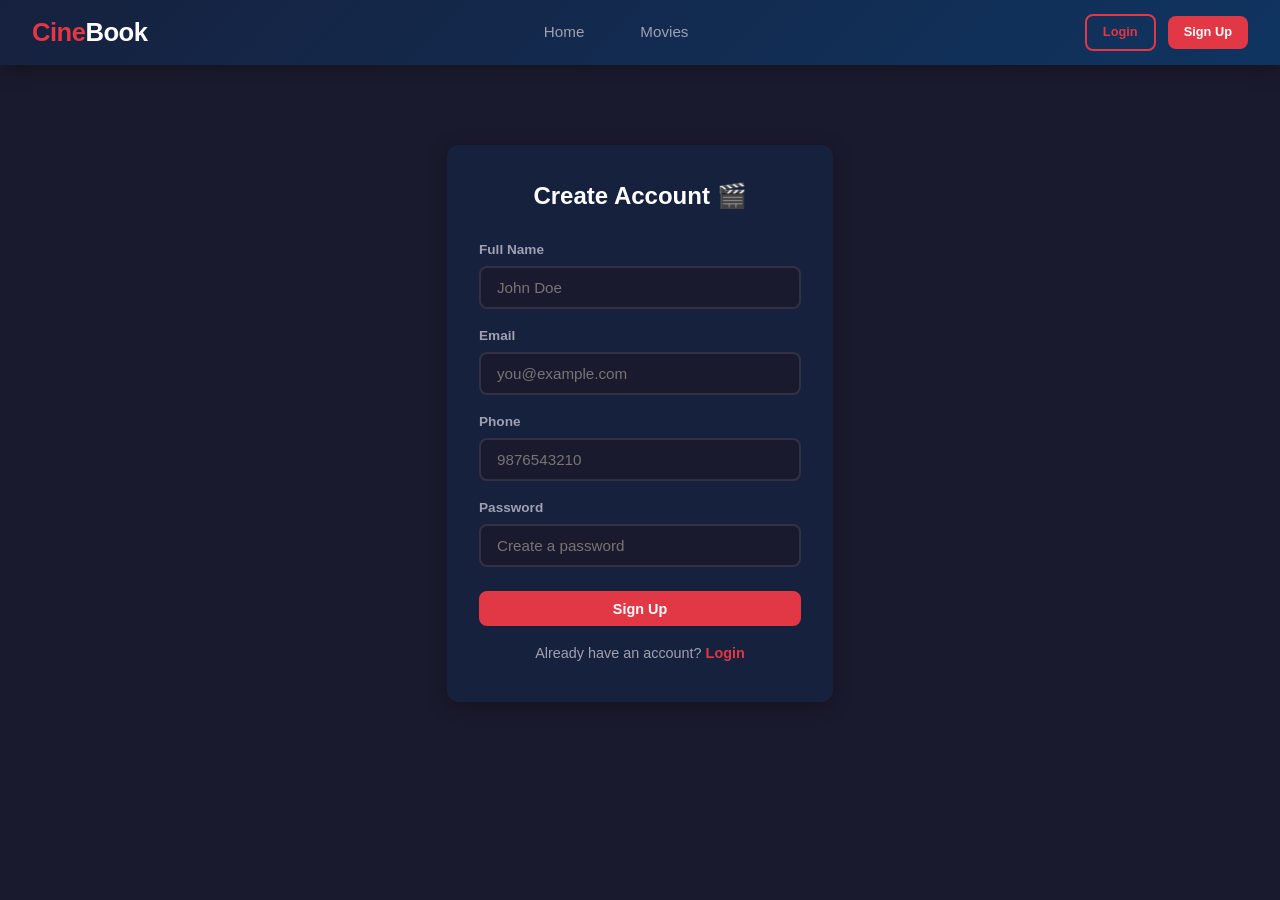
<file: UI/UI/pages/register.html>
<!DOCTYPE html>
<html lang="en">
<head>
    <meta charset="UTF-8">
    <meta name="viewport" content="width=device-width, initial-scale=1.0">
    <title>Register - CineBook</title>
    <link rel="stylesheet" href="../css/style.css">
</head>
<body>

    <nav class="navbar">
        <a href="../index.html" class="logo">Cine<span>Book</span></a>
        <div class="nav-links">
            <a href="../index.html">Home</a>
            <a href="movies.html">Movies</a>
        </div>
        <div class="nav-user" id="nav-user"></div>
    </nav>

    <div class="container" style="max-width: 450px; margin-top: 3rem;">
        <div class="card" style="border:none;">
            <div class="card-body" style="padding: 2rem;">
                <h2 style="text-align:center; margin-bottom: 1.5rem; color: var(--white);">Create Account 🎬</h2>
                <form id="register-form" onsubmit="handleRegister(event)">
                    <div class="form-group">
                        <label>Full Name</label>
                        <input type="text" id="name" placeholder="John Doe" required>
                    </div>
                    <div class="form-group">
                        <label>Email</label>
                        <input type="email" id="email" placeholder="you@example.com" required>
                    </div>
                    <div class="form-group">
                        <label>Phone</label>
                        <input type="tel" id="phone" placeholder="9876543210">
                    </div>
                    <div class="form-group">
                        <label>Password</label>
                        <input type="password" id="password" placeholder="Create a password" required>
                    </div>
                    <button type="submit" class="btn btn-primary btn-block" style="margin-top: 0.5rem;">Sign Up</button>
                </form>
                <p style="text-align: center; margin-top: 1rem; color: var(--text-muted); font-size: 0.9rem;">
                    Already have an account? <a href="login.html" style="color: var(--primary); font-weight:600;">Login</a>
                </p>
            </div>
        </div>
    </div>

    <script src="../js/api.js"></script>
    <script src="../js/utils.js"></script>
    <script>
        async function handleRegister(e) {
            e.preventDefault();
            const data = {
                name: document.getElementById('name').value,
                email: document.getElementById('email').value,
                phone: document.getElementById('phone').value,
                password: document.getElementById('password').value
            };
            try {
                const user = await UserAPI.register(data);
                setLoggedInUser(user);
                showToast('Account created successfully!', 'success');
                setTimeout(() => window.location.href = '../index.html', 1000);
            } catch (err) {
                showToast(err.message, 'error');
            }
        }
    </script>
</body>
</html>
</file>
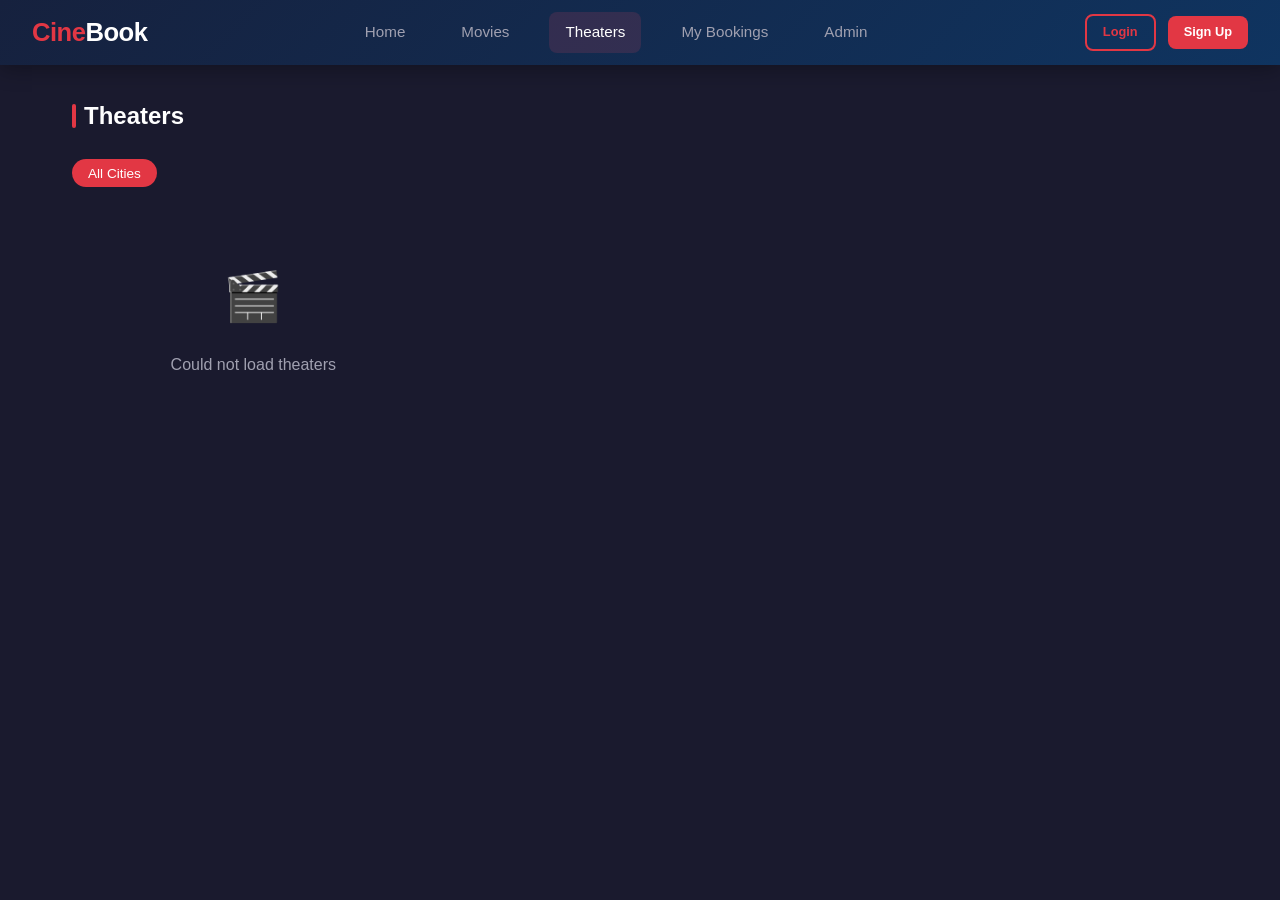
<file: UI/UI/pages/theaters.html>
<!DOCTYPE html>
<html lang="en">
<head>
    <meta charset="UTF-8">
    <meta name="viewport" content="width=device-width, initial-scale=1.0">
    <title>Theaters - CineBook</title>
    <link rel="stylesheet" href="../css/style.css">
</head>
<body>

    <nav class="navbar">
        <a href="../index.html" class="logo">Cine<span>Book</span></a>
        <div class="nav-links">
            <a href="../index.html">Home</a>
            <a href="movies.html">Movies</a>
            <a href="theaters.html" class="active">Theaters</a>
            <a href="bookings.html">My Bookings</a>
            <a href="admin.html">Admin</a>
        </div>
        <div class="nav-user" id="nav-user"></div>
    </nav>

    <div class="container">
        <h2 class="section-title">Theaters</h2>

        <!-- City filter -->
        <div class="city-bar" id="city-bar" style="background:transparent; padding:0; margin-bottom:1.5rem; border:none;">
            <button class="city-chip active" onclick="loadTheaters(); activateChip(this)">All Cities</button>
        </div>

        <div class="grid grid-3" id="theaters-grid"></div>
    </div>

    <script src="../js/api.js"></script>
    <script src="../js/utils.js"></script>
    <script>
        async function loadCities() {
            try {
                const cities = await CityAPI.getAll();
                const bar = document.getElementById('city-bar');
                cities.forEach(city => {
                    const chip = document.createElement('button');
                    chip.className = 'city-chip';
                    chip.textContent = city.name;
                    chip.onclick = () => {
                        activateChip(chip);
                        loadTheatersByCity(city.id);
                    };
                    bar.appendChild(chip);
                });
            } catch (e) { console.log('No cities'); }
        }

        function activateChip(el) {
            document.querySelectorAll('.city-chip').forEach(c => c.classList.remove('active'));
            el.classList.add('active');
        }

        async function loadTheaters() {
            showLoading('theaters-grid');
            try {
                const theaters = await TheaterAPI.getAll();
                renderTheaters(theaters);
            } catch (e) {
                showEmpty('theaters-grid', 'Could not load theaters');
            }
        }

        async function loadTheatersByCity(cityId) {
            showLoading('theaters-grid');
            try {
                const theaters = await TheaterAPI.getByCity(cityId);
                renderTheaters(theaters);
            } catch (e) {
                showEmpty('theaters-grid', 'No theaters in this city');
            }
        }

        function renderTheaters(theaters) {
            const grid = document.getElementById('theaters-grid');
            if (theaters.length === 0) { showEmpty('theaters-grid', 'No theaters found'); return; }
            grid.innerHTML = theaters.map(t => `
                <div class="card">
                    <div class="card-body">
                        <h3>🏛️ ${t.name}</h3>
                        <p>📍 ${t.address || 'N/A'}</p>
                        <p>🌆 ${t.city?.name || ''}, ${t.city?.state || ''}</p>
                    </div>
                    <div class="card-footer">
                        <button class="btn btn-sm btn-outline" onclick="viewScreens(${t.id}, '${t.name}')">View Screens</button>
                    </div>
                </div>
            `).join('');
        }

        async function viewScreens(theaterId, theaterName) {
            try {
                const screens = await ScreenAPI.getByTheater(theaterId);
                if (screens.length === 0) { showToast('No screens found', 'info'); return; }
                let msg = `${theaterName} Screens:\n`;
                screens.forEach(s => msg += `\n• ${s.name} (${s.totalSeats || '?'} seats)`);
                alert(msg);
            } catch (e) {
                showToast('Could not load screens', 'error');
            }
        }

        loadCities();
        loadTheaters();
    </script>
</body>
</html>
</file>
<file: UI/UI/css/style.css>
/* ===== RESET & BASE ===== */
*, *::before, *::after { margin: 0; padding: 0; box-sizing: border-box; }

:root {
    --primary: #e23744;
    --primary-dark: #c1293a;
    --bg-dark: #1a1a2e;
    --bg-card: #16213e;
    --bg-light: #0f3460;
    --text: #eaeaea;
    --text-muted: #a0a0b0;
    --accent: #e94560;
    --success: #2ecc71;
    --warning: #f39c12;
    --white: #ffffff;
    --shadow: 0 4px 20px rgba(0,0,0,0.3);
    --radius: 12px;
    --transition: all 0.3s ease;
}

body {
    font-family: 'Segoe UI', Tahoma, Geneva, Verdana, sans-serif;
    background: var(--bg-dark);
    color: var(--text);
    min-height: 100vh;
    line-height: 1.6;
}

a { text-decoration: none; color: inherit; }
ul { list-style: none; }
img { max-width: 100%; display: block; }

/* ===== NAVBAR ===== */
.navbar {
    background: linear-gradient(135deg, var(--bg-card), var(--bg-light));
    padding: 0 2rem;
    display: flex;
    align-items: center;
    justify-content: space-between;
    height: 65px;
    position: sticky;
    top: 0;
    z-index: 1000;
    box-shadow: var(--shadow);
}

.navbar .logo {
    font-size: 1.6rem;
    font-weight: 800;
    color: var(--primary);
    letter-spacing: -0.5px;
}

.navbar .logo span {
    color: var(--white);
}

.nav-links {
    display: flex;
    gap: 1.5rem;
    align-items: center;
}

.nav-links a {
    color: var(--text-muted);
    font-weight: 500;
    padding: 0.5rem 1rem;
    border-radius: 8px;
    transition: var(--transition);
    font-size: 0.95rem;
}

.nav-links a:hover, .nav-links a.active {
    color: var(--white);
    background: rgba(233, 69, 96, 0.15);
}

.nav-user {
    display: flex;
    align-items: center;
    gap: 0.75rem;
}

.btn {
    padding: 0.6rem 1.5rem;
    border: none;
    border-radius: 8px;
    font-size: 0.9rem;
    font-weight: 600;
    cursor: pointer;
    transition: var(--transition);
    display: inline-flex;
    align-items: center;
    gap: 0.4rem;
}

.btn-primary {
    background: var(--primary);
    color: var(--white);
}

.btn-primary:hover {
    background: var(--primary-dark);
    transform: translateY(-1px);
}

.btn-outline {
    background: transparent;
    color: var(--primary);
    border: 2px solid var(--primary);
}

.btn-outline:hover {
    background: var(--primary);
    color: var(--white);
}

.btn-success {
    background: var(--success);
    color: var(--white);
}

.btn-success:hover {
    background: #27ae60;
}

.btn-danger {
    background: var(--accent);
    color: var(--white);
}

.btn-danger:hover {
    background: #d63851;
}

.btn-sm {
    padding: 0.4rem 1rem;
    font-size: 0.8rem;
}

.btn-block {
    width: 100%;
    justify-content: center;
}

/* ===== HERO ===== */
.hero {
    background: linear-gradient(135deg, var(--bg-dark) 0%, var(--bg-light) 50%, var(--bg-dark) 100%);
    padding: 4rem 2rem;
    text-align: center;
}

.hero h1 {
    font-size: 2.8rem;
    font-weight: 800;
    margin-bottom: 0.5rem;
}

.hero h1 span {
    color: var(--primary);
}

.hero p {
    color: var(--text-muted);
    font-size: 1.1rem;
    max-width: 600px;
    margin: 0 auto 2rem;
}

.search-bar {
    max-width: 500px;
    margin: 0 auto;
    display: flex;
    gap: 0.5rem;
}

.search-bar input {
    flex: 1;
    padding: 0.8rem 1.2rem;
    border-radius: 8px;
    border: 2px solid var(--bg-light);
    background: var(--bg-card);
    color: var(--text);
    font-size: 1rem;
    outline: none;
    transition: var(--transition);
}

.search-bar input:focus {
    border-color: var(--primary);
}

/* ===== CONTAINER ===== */
.container {
    max-width: 1200px;
    margin: 0 auto;
    padding: 2rem;
}

.section-title {
    font-size: 1.5rem;
    font-weight: 700;
    margin-bottom: 1.5rem;
    color: var(--white);
    display: flex;
    align-items: center;
    gap: 0.5rem;
}

.section-title::before {
    content: '';
    width: 4px;
    height: 24px;
    background: var(--primary);
    border-radius: 2px;
}

/* ===== GRID ===== */
.grid {
    display: grid;
    gap: 1.5rem;
}

.grid-2 { grid-template-columns: repeat(auto-fill, minmax(300px, 1fr)); }
.grid-3 { grid-template-columns: repeat(auto-fill, minmax(280px, 1fr)); }
.grid-4 { grid-template-columns: repeat(auto-fill, minmax(220px, 1fr)); }

/* ===== CARD ===== */
.card {
    background: var(--bg-card);
    border-radius: var(--radius);
    overflow: hidden;
    box-shadow: var(--shadow);
    transition: var(--transition);
    border: 1px solid rgba(255,255,255,0.05);
}

.card:hover {
    transform: translateY(-4px);
    border-color: rgba(233, 69, 96, 0.3);
}

.card-img {
    width: 100%;
    height: 320px;
    object-fit: cover;
    background: var(--bg-light);
}

.card-body {
    padding: 1.2rem;
}

.card-body h3 {
    font-size: 1.1rem;
    font-weight: 700;
    margin-bottom: 0.3rem;
    color: var(--white);
}

.card-body p {
    font-size: 0.85rem;
    color: var(--text-muted);
    margin-bottom: 0.3rem;
}

.card-footer {
    padding: 0.8rem 1.2rem;
    border-top: 1px solid rgba(255,255,255,0.05);
    display: flex;
    justify-content: space-between;
    align-items: center;
}

/* ===== BADGE ===== */
.badge {
    display: inline-block;
    padding: 0.2rem 0.7rem;
    border-radius: 20px;
    font-size: 0.75rem;
    font-weight: 600;
}

.badge-genre {
    background: rgba(233, 69, 96, 0.2);
    color: var(--accent);
}

.badge-lang {
    background: rgba(46, 204, 113, 0.2);
    color: var(--success);
}

.badge-rating {
    background: rgba(243, 156, 18, 0.2);
    color: var(--warning);
}

/* ===== MODAL ===== */
.modal-overlay {
    display: none;
    position: fixed;
    inset: 0;
    background: rgba(0,0,0,0.7);
    z-index: 2000;
    justify-content: center;
    align-items: center;
    backdrop-filter: blur(4px);
}

.modal-overlay.active {
    display: flex;
}

.modal {
    background: var(--bg-card);
    border-radius: var(--radius);
    padding: 2rem;
    width: 90%;
    max-width: 500px;
    max-height: 85vh;
    overflow-y: auto;
    box-shadow: var(--shadow);
    position: relative;
}

.modal h2 {
    font-size: 1.4rem;
    margin-bottom: 1.5rem;
    color: var(--white);
}

.modal-close {
    position: absolute;
    top: 1rem;
    right: 1rem;
    background: none;
    border: none;
    color: var(--text-muted);
    font-size: 1.5rem;
    cursor: pointer;
    transition: var(--transition);
}

.modal-close:hover { color: var(--primary); }

/* ===== FORM ===== */
.form-group {
    margin-bottom: 1rem;
}

.form-group label {
    display: block;
    font-size: 0.85rem;
    font-weight: 600;
    color: var(--text-muted);
    margin-bottom: 0.3rem;
}

.form-group input,
.form-group select,
.form-group textarea {
    width: 100%;
    padding: 0.7rem 1rem;
    border-radius: 8px;
    border: 2px solid rgba(255,255,255,0.1);
    background: var(--bg-dark);
    color: var(--text);
    font-size: 0.95rem;
    outline: none;
    transition: var(--transition);
}

.form-group input:focus,
.form-group select:focus {
    border-color: var(--primary);
}

/* ===== SEAT MAP ===== */
.seat-map {
    display: flex;
    flex-direction: column;
    align-items: center;
    gap: 0.5rem;
    margin: 1.5rem 0;
}

.seat-row {
    display: flex;
    gap: 0.5rem;
    align-items: center;
}

.seat-row-label {
    width: 24px;
    font-size: 0.8rem;
    font-weight: 700;
    color: var(--text-muted);
    text-align: center;
}

.seat {
    width: 36px;
    height: 36px;
    border-radius: 6px 6px 10px 10px;
    display: flex;
    align-items: center;
    justify-content: center;
    font-size: 0.65rem;
    font-weight: 700;
    cursor: pointer;
    transition: var(--transition);
    border: 2px solid transparent;
}

.seat.available {
    background: var(--bg-light);
    color: var(--text-muted);
    border-color: rgba(255,255,255,0.15);
}

.seat.available:hover {
    background: rgba(233, 69, 96, 0.3);
    border-color: var(--primary);
}

.seat.selected {
    background: var(--primary);
    color: var(--white);
    border-color: var(--primary);
}

.seat.booked {
    background: rgba(255,255,255,0.05);
    color: rgba(255,255,255,0.2);
    cursor: not-allowed;
    border-color: rgba(255,255,255,0.05);
}

.seat.vip { border-bottom: 3px solid var(--warning); }
.seat.premium { border-bottom: 3px solid var(--success); }

.screen-indicator {
    width: 60%;
    max-width: 300px;
    height: 6px;
    background: linear-gradient(to right, transparent, var(--text-muted), transparent);
    border-radius: 50%;
    margin-bottom: 1rem;
}

.screen-label {
    font-size: 0.75rem;
    color: var(--text-muted);
    letter-spacing: 3px;
    text-transform: uppercase;
    margin-bottom: 0.3rem;
}

.seat-legend {
    display: flex;
    gap: 1.5rem;
    justify-content: center;
    margin-top: 1rem;
    flex-wrap: wrap;
}

.seat-legend-item {
    display: flex;
    align-items: center;
    gap: 0.4rem;
    font-size: 0.8rem;
    color: var(--text-muted);
}

.seat-legend-box {
    width: 18px;
    height: 18px;
    border-radius: 4px;
}

/* ===== TABLE ===== */
.data-table {
    width: 100%;
    border-collapse: collapse;
    margin-top: 1rem;
}

.data-table th, .data-table td {
    padding: 0.8rem 1rem;
    text-align: left;
    border-bottom: 1px solid rgba(255,255,255,0.05);
    font-size: 0.9rem;
}

.data-table th {
    background: var(--bg-light);
    color: var(--text-muted);
    font-weight: 600;
    text-transform: uppercase;
    font-size: 0.8rem;
    letter-spacing: 0.5px;
}

.data-table tr:hover {
    background: rgba(255,255,255,0.02);
}

/* ===== SHOW LIST ===== */
.show-card {
    background: var(--bg-card);
    border-radius: var(--radius);
    padding: 1.2rem;
    display: flex;
    justify-content: space-between;
    align-items: center;
    border: 1px solid rgba(255,255,255,0.05);
    transition: var(--transition);
}

.show-card:hover {
    border-color: rgba(233, 69, 96, 0.3);
}

.show-info h4 {
    color: var(--white);
    margin-bottom: 0.2rem;
}

.show-info p {
    color: var(--text-muted);
    font-size: 0.85rem;
}

.show-meta {
    text-align: right;
}

.show-meta .price {
    font-size: 1.2rem;
    font-weight: 700;
    color: var(--success);
}

/* ===== BOOKING SUMMARY ===== */
.booking-summary {
    background: var(--bg-card);
    border-radius: var(--radius);
    padding: 1.5rem;
    border: 1px solid rgba(255,255,255,0.05);
}

.booking-summary h3 {
    margin-bottom: 1rem;
    color: var(--white);
}

.summary-row {
    display: flex;
    justify-content: space-between;
    padding: 0.5rem 0;
    font-size: 0.9rem;
    border-bottom: 1px solid rgba(255,255,255,0.05);
}

.summary-row:last-child {
    border-bottom: none;
    font-weight: 700;
    font-size: 1.1rem;
    color: var(--success);
    padding-top: 0.8rem;
}

/* ===== TABS ===== */
.tabs {
    display: flex;
    gap: 0.5rem;
    margin-bottom: 1.5rem;
    border-bottom: 2px solid rgba(255,255,255,0.05);
    padding-bottom: 0;
}

.tab {
    padding: 0.7rem 1.5rem;
    font-size: 0.9rem;
    font-weight: 600;
    color: var(--text-muted);
    cursor: pointer;
    border-bottom: 3px solid transparent;
    transition: var(--transition);
    background: none;
    border-top: none;
    border-left: none;
    border-right: none;
}

.tab:hover { color: var(--white); }

.tab.active {
    color: var(--primary);
    border-bottom-color: var(--primary);
}

/* ===== CITY SELECTOR ===== */
.city-bar {
    background: var(--bg-card);
    padding: 0.8rem 2rem;
    display: flex;
    align-items: center;
    gap: 1rem;
    border-bottom: 1px solid rgba(255,255,255,0.05);
    overflow-x: auto;
}

.city-chip {
    padding: 0.4rem 1rem;
    border-radius: 20px;
    font-size: 0.85rem;
    font-weight: 500;
    cursor: pointer;
    background: var(--bg-dark);
    color: var(--text-muted);
    white-space: nowrap;
    transition: var(--transition);
    border: none;
}

.city-chip:hover, .city-chip.active {
    background: var(--primary);
    color: var(--white);
}

/* ===== TOAST ===== */
.toast-container {
    position: fixed;
    top: 80px;
    right: 20px;
    z-index: 3000;
    display: flex;
    flex-direction: column;
    gap: 0.5rem;
}

.toast {
    padding: 0.8rem 1.5rem;
    border-radius: 8px;
    font-size: 0.9rem;
    font-weight: 500;
    color: var(--white);
    box-shadow: var(--shadow);
    animation: slideIn 0.3s ease, fadeOut 0.3s ease 2.7s;
    min-width: 250px;
}

.toast-success { background: var(--success); }
.toast-error { background: var(--accent); }
.toast-info { background: var(--bg-light); }

@keyframes slideIn {
    from { transform: translateX(100%); opacity: 0; }
    to { transform: translateX(0); opacity: 1; }
}

@keyframes fadeOut {
    to { opacity: 0; transform: translateX(100%); }
}

/* ===== LOADING ===== */
.spinner {
    display: inline-block;
    width: 30px;
    height: 30px;
    border: 3px solid rgba(255,255,255,0.1);
    border-top-color: var(--primary);
    border-radius: 50%;
    animation: spin 0.8s linear infinite;
}

@keyframes spin {
    to { transform: rotate(360deg); }
}

.loading-center {
    display: flex;
    justify-content: center;
    padding: 3rem;
}

/* ===== EMPTY STATE ===== */
.empty-state {
    text-align: center;
    padding: 3rem;
    color: var(--text-muted);
}

.empty-state .icon {
    font-size: 3rem;
    margin-bottom: 1rem;
}

/* ===== RESPONSIVE ===== */
@media (max-width: 768px) {
    .navbar { padding: 0 1rem; }
    .nav-links { gap: 0.5rem; }
    .nav-links a { padding: 0.4rem 0.6rem; font-size: 0.8rem; }
    .hero h1 { font-size: 1.8rem; }
    .container { padding: 1rem; }
    .grid-3, .grid-4 { grid-template-columns: 1fr 1fr; }
    .show-card { flex-direction: column; gap: 1rem; text-align: center; }
    .show-meta { text-align: center; }
}

@media (max-width: 480px) {
    .grid-3, .grid-4 { grid-template-columns: 1fr; }
}

/* ===== MOBILE FIXES (navbar wrap, scrollable tables/tabs, no sideways scroll) ===== */
html, body { overflow-x: hidden; }

@media (max-width: 768px) {
    .navbar {
        flex-wrap: wrap;
        height: auto;
        padding: 0.6rem 1rem;
        row-gap: 0.4rem;
    }
    .navbar .logo { font-size: 1.3rem; }
    .nav-user { margin-left: auto; }
    .nav-links {
        order: 3;
        width: 100%;
        overflow-x: auto;
        white-space: nowrap;
        gap: 0.25rem;
        padding-bottom: 0.2rem;
        -webkit-overflow-scrolling: touch;
    }
    .nav-links a { flex: 0 0 auto; }

    .tabs { overflow-x: auto; white-space: nowrap; -webkit-overflow-scrolling: touch; }
    .tab { flex: 0 0 auto; }

    .data-table { display: block; overflow-x: auto; white-space: nowrap; }
}
</file>
